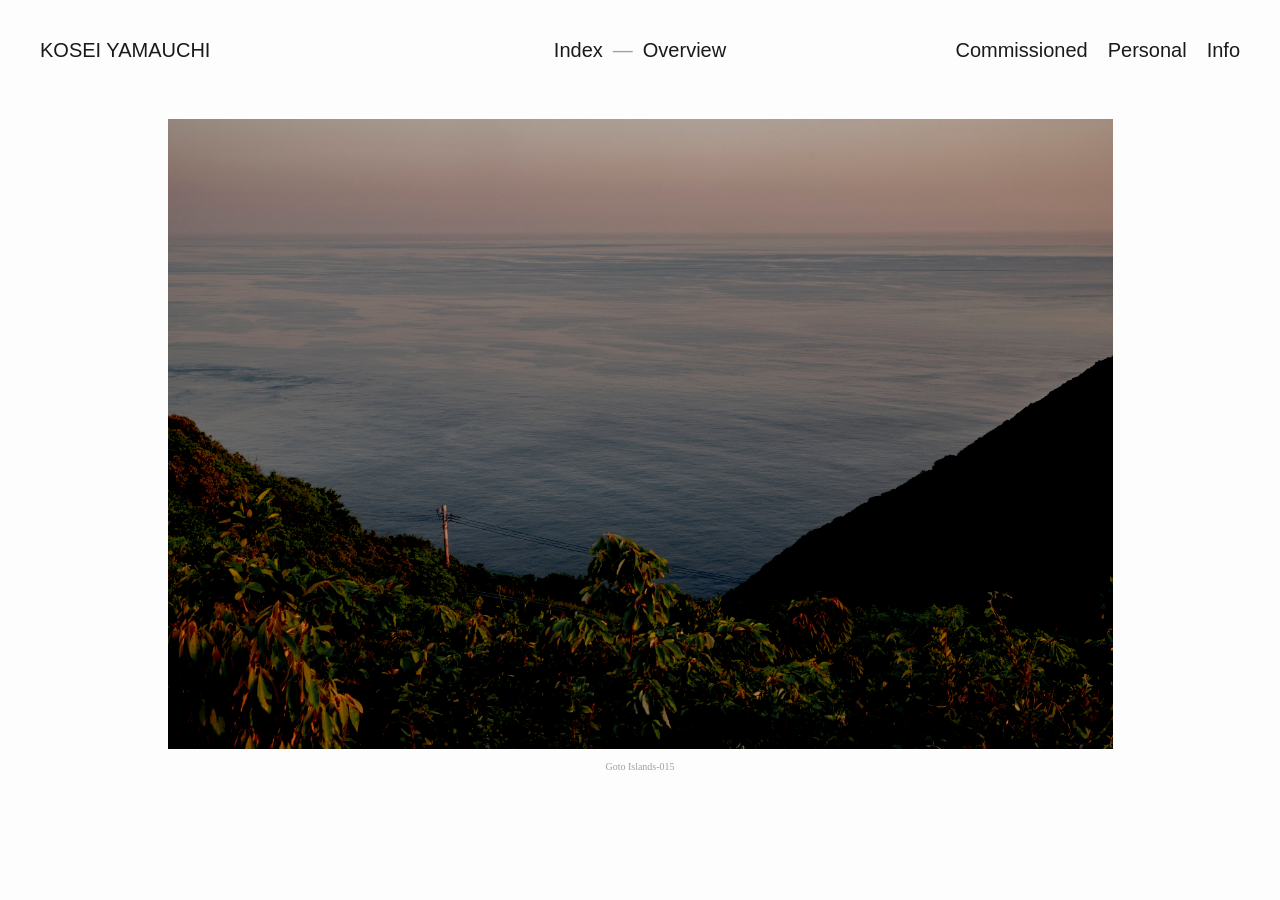
<file: index.html>
<!DOCTYPE html>
<html lang="en">
<head>
    <meta charset="UTF-8">
    <meta name="viewport" content="width=device-width, initial-scale=1.0">
    <title>KOSEI YAMAUCHI</title>
    <link rel="stylesheet" href="style.css">
</head>
<body>
    <main id="main-content"></main>
    <script src="data.js"></script>
    <script src="script.js"></script>
</body>
</html>
</file>
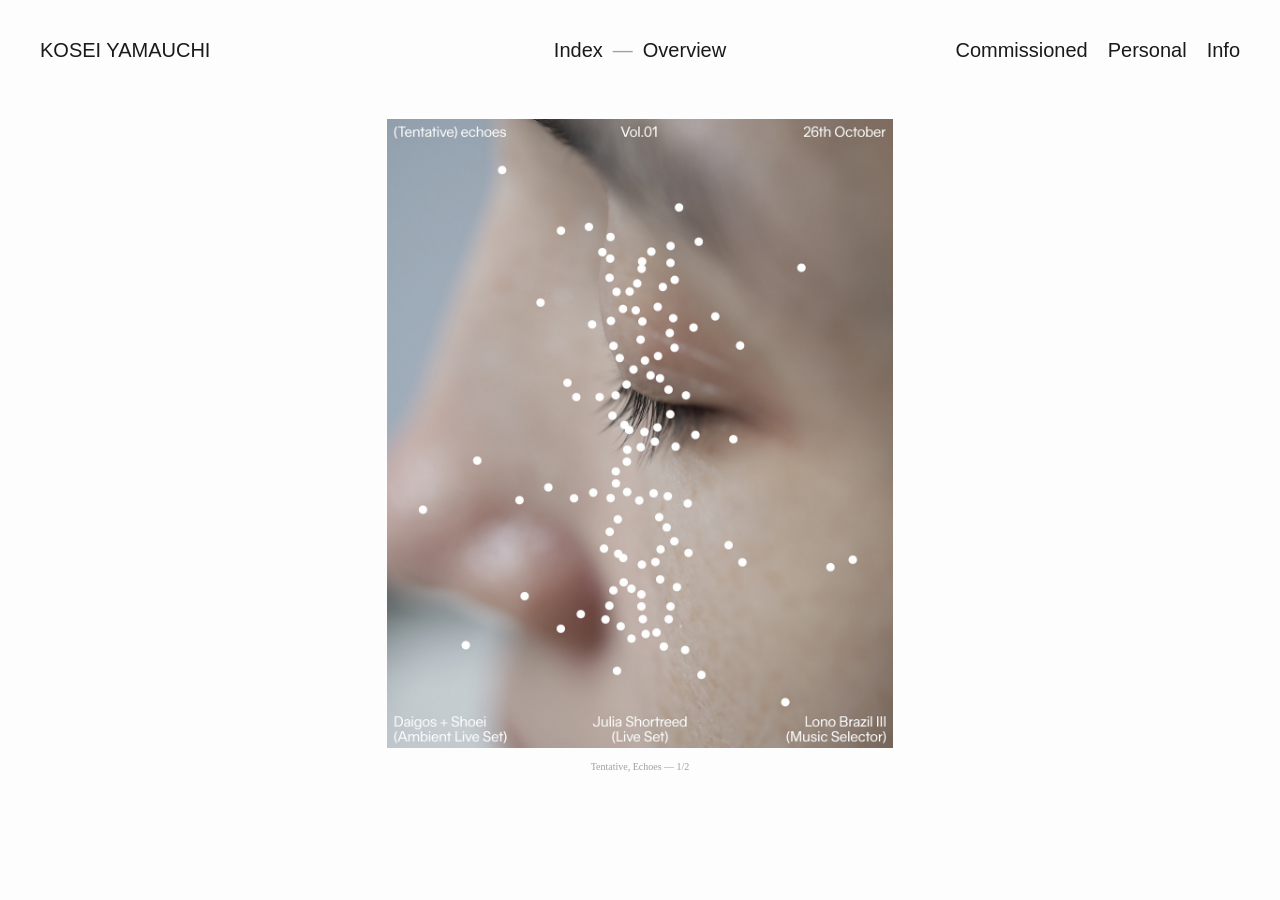
<file: commissioned.html>
<!DOCTYPE html>
<html lang="en">
<head>
    <meta charset="UTF-8">
    <meta name="viewport" content="width=device-width, initial-scale=1.0">
    <title>KOSEI YAMAUCHI</title>
    <link rel="stylesheet" href="style.css">
</head>
<body>
    <main id="main-content">
        <div class="hero-wrapper">
            <div class="slide-controls">
                <div class="click-area area-left" onclick="prevSlide()"></div>
                <div class="click-area area-right" onclick="nextSlide()"></div>
            </div>
            
            <img id="slide-img" src="" class="hero-image">
            <p id="slide-cap" class="hero-caption"></p>
        </div>
    </main>

    <script src="data.js"></script>
    <script src="script.js"></script>
    
    <script>
        // 1. カテゴリの自動判定
        const isPersonal = window.location.pathname.includes("personal");
        const category = isPersonal ? "personal" : "commissioned";
        const images = PROJECT_DATA[category];
        let idx = 0;

        // 2. スライドの更新（演出を一切排除）
        function updateSlide() {
            const imgEl = document.getElementById('slide-img');
            const capEl = document.getElementById('slide-cap');
            if (!imgEl || !images || !images[idx]) return;

            const currentItem = images[idx];

            // --- ★新しいキャプション生成ロジック ---
            const project = currentItem.project || "Untitled";
    
            // このカテゴリ（images）内で同じプロジェクト名の画像を抽出
            const projectImages = images.filter(item => item.project === project);
            const currentIndex = projectImages.findIndex(item => item.id === currentItem.id) + 1;
            const totalImages = projectImages.length;

            const newCaption = `${project} — ${currentIndex}/${totalImages}`;

            // 演出なしの即時切り替え
            imgEl.style.transition = 'none';
            imgEl.style.opacity = '1';
    
            imgEl.src = currentItem.src;
            capEl.innerText = newCaption; // ★新しいキャプションを適用
        }
        

        // 3. ナビゲーション関数
        function nextSlide() {
            idx = (idx + 1) % images.length;
            updateSlide();
        }

        function prevSlide() {
            idx = (idx - 1 + images.length) % images.length;
            updateSlide();
        }

        // 4. 初期読み込み（Indexからの遷移 & ハッシュ対応）
        window.addEventListener('load', () => {
            const params = new URLSearchParams(window.location.search);
            const hash = window.location.hash.replace('#', '');
            
            // ?id= または #ID からターゲットを探す
            const targetId = params.get('id') || hash;
            const found = images.findIndex(i => i.id === targetId);
            
            if (found !== -1) idx = found;
            updateSlide();
        });

        // キーボード操作（左右キー）も追加しておくと親切です
        document.addEventListener('keydown', (e) => {
            if (e.key === "ArrowRight") nextSlide();
            if (e.key === "ArrowLeft") prevSlide();
        });
    </script>
</body>
</html>
</file>
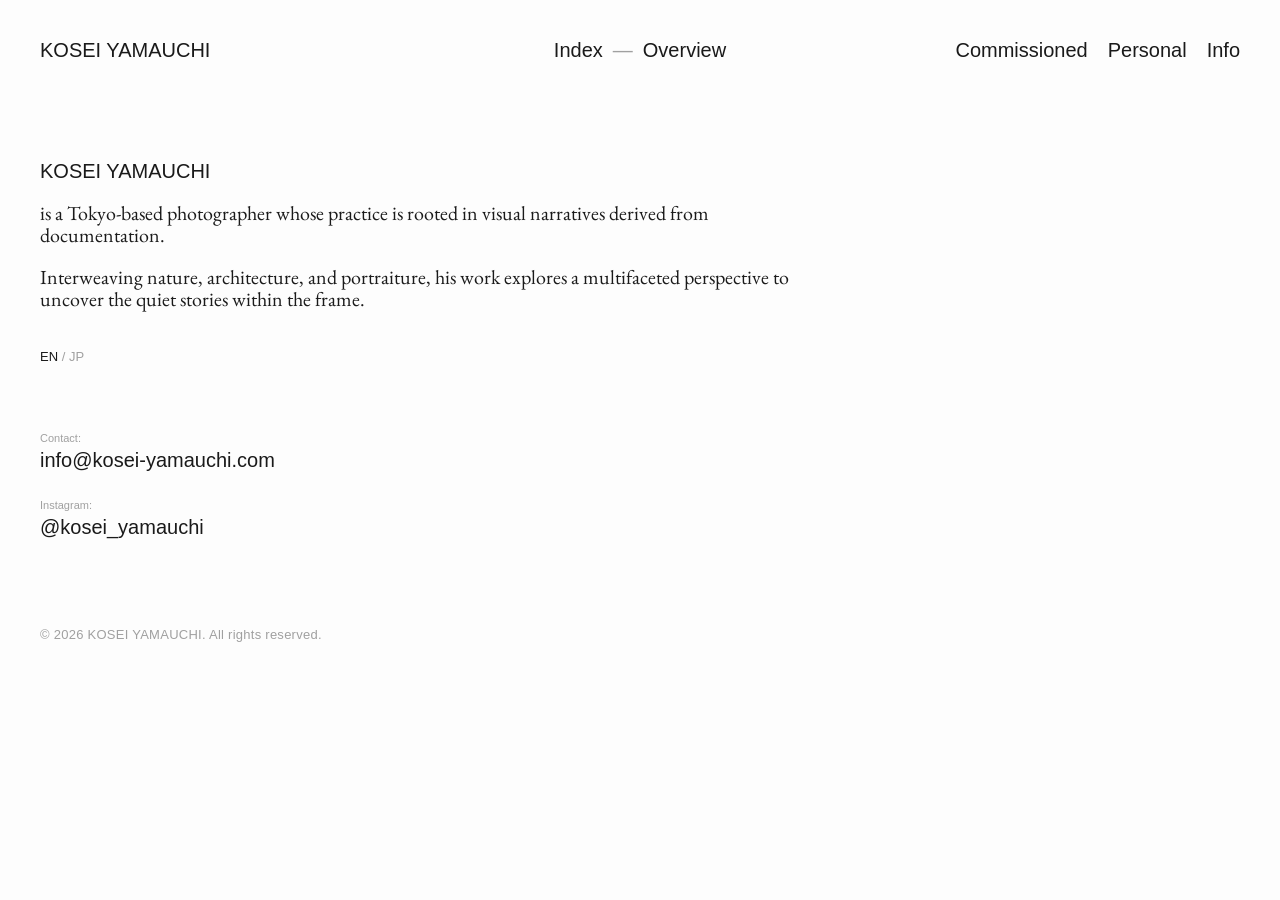
<file: info.html>
<!DOCTYPE html>
<html lang="en">
<head>
    <meta charset="UTF-8">
    <meta name="viewport" content="width=device-width, initial-scale=1.0">
    <title>Info | KOSEI YAMAUCHI</title>
    <link href="https://fonts.googleapis.com/css2?family=EB+Garamond:ital,wght@0,400;1,400&display=swap" rel="stylesheet">
    <link rel="stylesheet" href="style.css">
</head>
<body>
    <main id="info-content">
        <div class="info-text">

            <div class="info-about">
            <div class="lang-en">
                <p class="info-name">KOSEI YAMAUCHI</p>
                <p>is a Tokyo-based photographer whose practice is rooted in visual narratives derived from documentation.</p>
                <p>Interweaving nature, architecture, and portraiture, his work explores a multifaceted perspective to uncover the quiet stories within the frame.</p>
            </div>

            <div class="lang-jp" style="display: none;">
                <p class="info-name-jp">KOSEI YAMAUCHI</p>
                <p>写真家。</p>
                <p>多摩美術大学、Art Center College of Design、The Eugene Studioを経てThe North Face Japan, Goldwinに所属後、独立。</p>
                <p>ランドスケープ写真やポートレイトを軸に、自然、スポーツ、アート、ビューティー、建築、音楽などの領域で活動。</p>
            </div>
        </div>

        <div class="lang-switcher">
            <span id="btn-en" class="lang-btn active" onclick="switchLang('en')">EN</span> / 
            <span id="btn-jp" class="lang-btn" onclick="switchLang('jp')">JP</span>
        </div>

            <div class="contact-section">
                <p><span class="label">Contact:</span><br>
                <a href="mailto:info@kosei-yamauchi.com">info@kosei-yamauchi.com</a></p>
                <p><span class="label">Instagram:</span><br>
                <a href="https://instagram.com/kosei_yamauchi" target="_blank">@kosei_yamauchi</a></p>

                <div class="copyright">
                    &copy; 2026 KOSEI YAMAUCHI. All rights reserved.
                </div>
            </div>
        </div>
    </main>

    <script src="data.js"></script>
    <script src="script.js"></script>
</body>
</html>
</file>
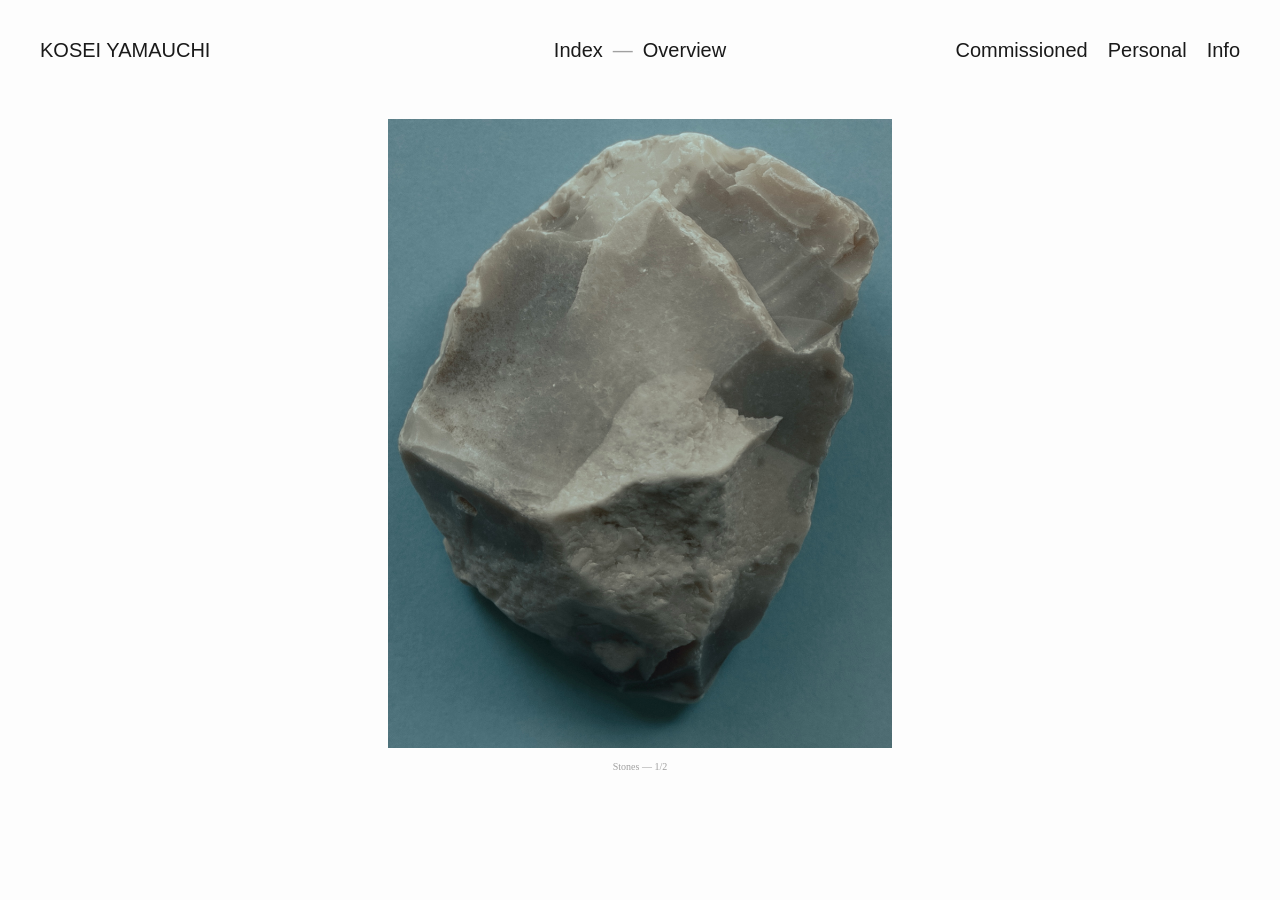
<file: personal.html>
<!DOCTYPE html>
<html lang="en">
<head>
    <meta charset="UTF-8">
    <meta name="viewport" content="width=device-width, initial-scale=1.0">
    <title>KOSEI YAMAUCHI</title>
    <link rel="stylesheet" href="style.css">
</head>
<body>
    <main id="main-content">
        <div class="hero-wrapper">
            <div class="slide-controls">
                <div class="click-area area-left" onclick="prevSlide()"></div>
                <div class="click-area area-right" onclick="nextSlide()"></div>
            </div>
            
            <img id="slide-img" src="" class="hero-image">
            <p id="slide-cap" class="hero-caption"></p>
        </div>
    </main>

    <script src="data.js"></script>
    <script src="script.js"></script>
    
    <script>
        // 1. カテゴリの自動判定
        const isPersonal = window.location.pathname.includes("personal");
        const category = isPersonal ? "personal" : "commissioned";
        const images = PROJECT_DATA[category];
        let idx = 0;

        // 2. スライドの更新（演出を一切排除）
        function updateSlide() {
            const imgEl = document.getElementById('slide-img');
            const capEl = document.getElementById('slide-cap');
            if (!imgEl || !images || !images[idx]) return;

            const currentItem = images[idx];

            // --- ★新しいキャプション生成ロジック ---
            const project = currentItem.project || "Untitled";
    
            // このカテゴリ（images）内で同じプロジェクト名の画像を抽出
            const projectImages = images.filter(item => item.project === project);
            const currentIndex = projectImages.findIndex(item => item.id === currentItem.id) + 1;
            const totalImages = projectImages.length;

            const newCaption = `${project} — ${currentIndex}/${totalImages}`;

            // 演出なしの即時切り替え
            imgEl.style.transition = 'none';
            imgEl.style.opacity = '1';
    
            imgEl.src = currentItem.src;
            capEl.innerText = newCaption; // ★新しいキャプションを適用
        }

        // 3. ナビゲーション関数
        function nextSlide() {
            idx = (idx + 1) % images.length;
            updateSlide();
        }

        function prevSlide() {
            idx = (idx - 1 + images.length) % images.length;
            updateSlide();
        }

        // 4. 初期読み込み（Indexからの遷移 & ハッシュ対応）
        window.addEventListener('load', () => {
            const params = new URLSearchParams(window.location.search);
            const hash = window.location.hash.replace('#', '');
            
            // ?id= または #ID からターゲットを探す
            const targetId = params.get('id') || hash;
            const found = images.findIndex(i => i.id === targetId);
            
            if (found !== -1) idx = found;
            updateSlide();
        });

        // キーボード操作（左右キー）も追加しておくと親切です
        document.addEventListener('keydown', (e) => {
            if (e.key === "ArrowRight") nextSlide();
            if (e.key === "ArrowLeft") prevSlide();
        });
    </script>
</body>
</html>
</file>
<file: style.css>
/* --- Base Styles --- */
:root {
    --bg: #fdfdfd;
    --gray: #a0a0a0;
    --text: #1a1a1a;
    --font-sans: 'Suisse BP Int\'l', sans-serif; /* ロゴ・名前・Index用 */
    --font-serif: 'EB Garamond', serif;          /* 本文・キャプション用 */
}

body { 
    margin: 0; 
    background: var(--bg); 
    color: var(--text); 
    font-family: var(--font-sans); 
    -webkit-font-smoothing: antialiased;
    animation: fadeInPage 0.8s ease forwards;
}

@keyframes fadeInPage {
    from { opacity: 0; }
    to { opacity: 1; }
}

/* --- Splash Screen --- */
#splash-screen {
    position: fixed;
    top: 0; 
    left: 0;
    width: 100%; 
    height: 100%;
    background-color: #000;
    z-index: 9999;
    display: flex;             /* 常に中央揃えを有効にするために flex */
    
    /* ★ 垂直方向の中央に配置 */
    align-items: center; 
    /* 左端から並べる */
    justify-content: flex-start; 
}

.splash-logo { 
    color: #fff; 
    font-family: var(--font-sans);
    text-transform: none;
    line-height: 1;
    
    /* PC設定: ナビバーの左余白 40px に合わせる */
    padding-left: 40px; 
    font-size: 20px; 
    letter-spacing: 0.0em; 
}

/* スプラッシュのフェードアウト（2.0s でゆったりと） */
.fade-out { 
    opacity: 0; 
    transition: opacity 2.5s ease-in-out; 
    pointer-events: none; 
}

/* --- Mobile Styles (Splash / Vertical Center) --- */
@media (max-width: 768px) {
    #splash-screen {
        /* ★ モバイルでも垂直中央を維持（flex-start から変更） */
        align-items: center; 
        padding-top: 0; /* 上の余白をリセット */
    }

    .splash-logo {
        /* ★ モバイル設定: 左余白 20px / サイズ 16px */
        padding-left: 20px;
        font-size: 14px;
        letter-spacing: 0.01em;
        margin-top: 0; /* 位置調整をリセット */
    }
}

/* --- Navbar --- */
.navbar {
    position: fixed; top: 0; left: 0; width: 100%; height: 100px;
    display: flex; align-items: center; padding: 0 40px; 
    box-sizing: border-box; z-index: 3000; background: var(--bg);
}

.logo { 
    flex: 1; text-align: left; text-decoration: none; color: var(--text); 
    font-size: 20px; letter-spacing: 0.0em; white-space: nowrap; font-family: var(--font-sans);
}

.nav-switcher {
    position: absolute; left: 50%; transform: translateX(-50%);
    display: flex; align-items: center; gap: 10px; font-size: 20px; white-space: nowrap;
}

/* ナビゲーション中央のスプリット線 (/) */
.nav-divider-horizontal {
    color: var(--gray) !important; /* 黒からグレーへ */
    font-weight: 300;               /* 少し細くするとより繊細になります */
    margin: 0 0px;                  /* 左右の余白微調整 */
    user-select: none;              /* 選択不可にしてUI部品としての質感を出す */
}

.nav-links { flex: 1; display: flex; justify-content: flex-end; list-style: none; gap: 20px; margin: 0; padding: 0; }
.nav-links a { text-decoration: none; color: var(--text); font-size: 20px; transition: color 0.3s ease; }
.nav-links a.active { color: var(--gray); pointer-events: none; }
.nav-links a:hover { color: var(--gray) !important; }

/* --- Info Content --- */
#info-content { 
    padding: 140px 40px; 
    max-width: 850px; 
    line-height: 1.1; 
    font-size: 20px; 
    box-sizing: border-box; 
}

.info-about { 
    font-family: var(--font-serif) !important; 
}

.info-name { 
    font-family: var(--font-sans) !important; 
}

.contact-section { margin-top: 60px; }
.contact-section a { color: inherit; text-decoration: none; transition: color 0.3s ease; }
.contact-section a:hover { color: var(--gray) !important; }

.contact-section .label {
    color: var(--gray);
    font-size: 0.55em;
    display: inline-block;
    margin-bottom: 5px;
}

.copyright {
    margin-top: 90px;
    color: var(--gray);
    font-size: 13px;
    letter-spacing: 0.02em;
}

/* --- Overlays --- */
.overlay-full { 
    display: none; position: fixed; top: 0; left: 0; width: 100%; height: 100%; 
    background: var(--bg); z-index: 4000; overflow-y: auto; padding: 120px 40px; box-sizing: border-box; 
}

.close-btn { 
    position: fixed; top: 35px; right: 40px; cursor: pointer; 
    font-size: 20px; z-index: 5000; font-family: var(--font-sans);
}

.cat-title { font-size: 13px; color: var(--gray); font-weight: 400; margin-bottom: 30px; }

/* --- Overview Grid --- */
/* --- Overview Grid (グリッド全体の均等な余白) --- */
.ov-grid { 
    display: grid; 
    /* PCでは7列。列の幅を均等（1fr）に */
    grid-template-columns: repeat(7, 1fr); 
    gap: 10px;                 /* ★タイトで均等な余白 (10px) */
    align-items: start;       /* ★画像をそれぞれのグリッドの上辺に揃える */
    margin-bottom: 70px; 
}

/* --- Overview Grid Item (画像コンテナ) --- */
.ov-item {
    position: relative;
    display: flex;             
    flex-direction: column;   /* 縦並び */
    align-items: center;       /* 左右中央（画像を横方向の中心に） */
    justify-content: flex-start; /* ★上辺（Top）に寄せる */
    overflow: hidden;
    background: var(--bg);     /* 背景色と同じ白 */
    width: 100%;               /* グリッドの幅いっぱい */
    /* ※ここには aspect-ratio（正方形）は指定しません。
       画像の高さによって、グリッドの「行」の高さが決まります。
    */
    cursor: pointer;
}

.ov-item img {
    /* ★画像の比率を尊重してトリミングしない */
    width: 100%;               /* 横幅をグリッドに合わせる */
    height: auto;              /* ★高さを自動計算して比率を保つ */
    display: block;
    object-fit: contain;        
    transition: opacity 0.5s ease;
}

/* --- Hover Caption (★画像のフレームの真ん中) --- */
.ov-caption {
    position: absolute;
    /* .ov-item（グリッドの枠）ではなく、画像そのものの中心を計算 */
    top: 0;
    left: 0;
    width: 100%;               
    height: 100%;              /* ★画像の高さ（親要素の高さ）に合わせる */
    
    /* ★Flexboxで画像の中心に配置 */
    display: flex;
    align-items: center;       /* 上下中央（画像の中心） */
    justify-content: center;    /* 左右中央（画像の中心） */
    
    color: var(--gray);
    font-size: 10px;           /* 小さめに */
    opacity: 0;
    transition: opacity 0.5s ease;
    text-align: center;
    padding: 10px;             /* 文字が端に寄らないよう少し余白 */
    box-sizing: border-box;    /* paddingを含めて計算 */
    pointer-events: none;      
    z-index: 2;
    font-family: var(--font-serif);
    letter-spacing: 0.05em;
}

/* ホバー時の挙動 */
@media (hover: hover) {
    .ov-item:hover img {
        opacity: 0.2;          /* 画像を薄く */
    }
    .ov-item:hover .ov-caption {
        opacity: 1;
    }
}

/* モバイル対応（5列） */
@media (max-width: 768px) {
    .ov-grid { 
        grid-template-columns: repeat(5, 1fr); 
        gap: 3px;             /* ★モバイルではさらにタイトに (3px) */
    }
    .ov-caption {
        font-size: 5px;
    }
}

/* --- Index List --- */
.idx-list { list-style: none; padding: 0; margin: 0 0 50px 0; max-width: 500px; }
.idx-list li { margin-bottom: 7px; }
.idx-list a {
    display: flex; justify-content: space-between; align-items: baseline;
    text-decoration: none; color: var(--text); font-size: 20px;
    font-family: var(--font-sans); transition: color 0.3s;
}
.idx-list a:hover { color: var(--gray) !important; }
.idx-count { color: var(--gray); font-size: 17px; margin-left: 20px; font-variant-numeric: tabular-nums; }

/* --- Hero / Slideshow --- */
.hero-wrapper { 
    position: relative; display: flex; flex-direction: column; 
    align-items: center; justify-content: center; min-height: 100vh; width: 100%; 
}
.slide-controls { 
    position: absolute; top: 50%; left: 50%; transform: translate(-50%, -50%); 
    width: 85vw; height: 70vh; display: flex; z-index: 10; 
}
.click-area { flex: 1; cursor: pointer; display: flex; align-items: center; }
.click-area::after { 
    content: ''; width: 10px; height: 10px; border-top: 1px solid var(--gray); 
    border-right: 1px solid var(--gray); opacity: 0; transition: opacity 0.3s; 
}
.area-left { justify-content: flex-start; padding-left: 20px; }
.area-left::after { transform: rotate(-135deg); }
.area-right { justify-content: flex-end; padding-right: 20px; }
.area-right::after { transform: rotate(45deg); }
.click-area:hover::after { opacity: 0.5; }

.hero-image { max-width: 85vw; max-height: 70vh; object-fit: contain; opacity: 1; transition: opacity 0.6s ease-in-out; }
.hero-caption { 
    margin-top: 12px; font-size: 10px; color: var(--gray); text-align: center; 
    transition: opacity 0.6s ease-in-out; font-family: var(--font-serif);
}

/* 言語スイッチのスタイル */
.lang-switcher {
    margin-top: 40px;
    font-size: 13px;
    color: var(--gray);
    font-family: var(--font-sans);
}

.lang-btn {
    cursor: pointer;
    transition: color 0.3s;
}

.lang-btn.active {
    color: var(--text); /* 選択されている方を黒くする */
    pointer-events: none;
}

.lang-btn:hover {
    color: var(--text);
}

/* --- Language Specific Styles --- */

/* 英語（既存のサイズを維持） */
.lang-en {
    font-size: 20px;
    line-height: 1.1;
}

/* 日本語（サイズを小さく、文字間と行間を微調整） */
.lang-jp {
    font-size: 17px;             /* ★サイズを小さく */
    line-height: 1.1;             /* ★日本語は少し広めの行間が美しい */
    letter-spacing: 0.01em;       /* ★わずかに文字間をあけて可読性を確保 */
    font-family: "Yu Mincho", "MS Mincho", serif; /* きれいな明朝体指定 */
}

/* 日本語時の名前（英字より少しだけ大きく、でも全体とは調和させる） */
.info-name-jp {
    font-family: var(--font-sans);
    font-size: 20px;
    margin-bottom: 1.7em;
    letter-spacing: 0.0em;
}

/* --- Mobile Styles --- */
@media (max-width: 768px) {
    .navbar { 
        height: 60px; 
        padding: 0 20px !important; 
        justify-content: space-between !important;
    }
    
    /* モバイルではロゴを非表示 */
    .logo { display: none !important; }

    /* モバイルのスイッチ（左寄せ） */
    .nav-switcher { 
        position: static !important; 
        transform: none !important; 
        font-size: 14px !important; 
    }

    /* モバイルの右側（Infoのみ表示） */
    .nav-links { 
        display: flex !important; 
        justify-content: flex-end !important; 
    }

    /* 不要なリンクを物理的に排除 */
    #link-commissioned, 
    #link-personal { 
        display: none !important; 
        visibility: hidden !important;
        pointer-events: none !important;
        position: absolute !important;
        width: 0 !important;
    }

    .nav-links a { font-size: 14px !important; }
    
    .close-btn { top: 20px; right: 20px; font-size: 14px; }
    
    .overlay-full { padding: 100px 20px !important; }
    .cat-title { font-size: 11px; margin-bottom: 15px !important; }
    .idx-list { max-width: 100%; }
    .idx-list a { font-size: 14px !important; margin-left: -1px; }
    .idx-count { font-size: 11px; }
    
    .ov-grid { grid-template-columns: repeat(5, 1fr); gap: 3px; }
    
    #info-content { padding: 100px 20px !important; font-size: 14px !important; line-height: 1.1 !important; }
    .copyright { margin-top: 60px !important; font-size: 11px !important; }
    
    .click-area::after { display: none !important; }

    /* モバイル対応 */
    .lang-switcher {
        margin-top: 30px;
        font-size: 11px;
    }
    .lang-en { font-size: 14px; }
    .lang-jp { 
        font-size: 12px;          /* ★モバイルでも英語より一回り小さく */
        line-height: 1.1;
    }
    .info-name-jp { font-size: 14px; }

}
</file>
